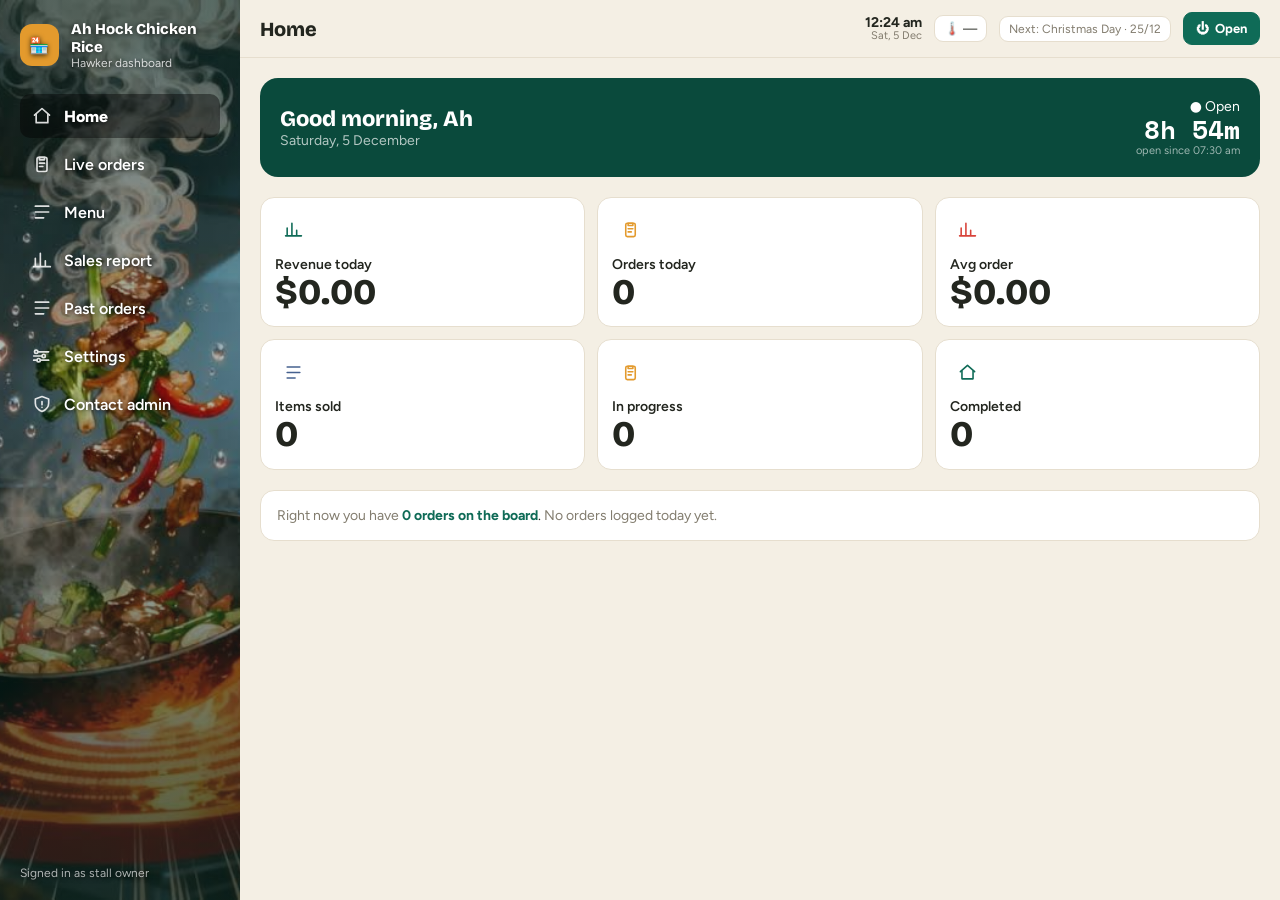
<file: dashboard.html>
<!doctype html>
<html lang="en">
<head>
<meta charset="utf-8">
<meta name="viewport" content="width=device-width, initial-scale=1">
<title>Hawker Dashboard</title>
<style>
@import url('https://fonts.googleapis.com/css2?family=Bricolage+Grotesque:opsz,wght@12..96,600;12..96,800&family=Figtree:wght@400;500;600;700&family=Space+Mono:wght@400;700&display=swap');
:root{
  --ink:#23261F; --jade:#0F6B57; --jadeDark:#0A4A3C; --chilli:#D8433A; --kaya:#E39A2D;
  --dusk:#46618F; --paper:#F4EFE4; --line:#E6DECE; --muted:#827C6E;
  --display:'Bricolage Grotesque',system-ui,sans-serif; --body:'Figtree',system-ui,sans-serif; --mono:'Space Mono',ui-monospace,monospace;
}
*{box-sizing:border-box}
body{margin:0;font-family:var(--body);background:var(--paper);color:var(--ink)}
button{font-family:inherit;cursor:pointer;border:none;background:none}
.app{display:flex;min-height:100vh}
.svg{display:inline-block;vertical-align:-2px}
/* sidebar */
.sidebar{width:240px;flex-shrink:0;padding:20px;display:flex;flex-direction:column;gap:24px;color:#fff;min-height:100vh;
  background-image:linear-gradient(180deg,rgba(8,40,33,.62),rgba(8,40,33,.28) 42%,rgba(8,40,33,.72)),url('wok_image.jpg');
  background-size:cover;background-position:center;}
.sidebar, .sidebar *{text-shadow:0 1px 5px rgba(0,0,0,.75)}
.brand{display:flex;align-items:center;gap:12px}
.brand .logo{width:42px;height:42px;border-radius:12px;background:var(--kaya);display:grid;place-items:center;color:var(--jadeDark);overflow:hidden}
.brand .logo img{width:100%;height:100%;object-fit:cover}
.brand .name{font-family:var(--display);font-weight:800;font-size:15px}
.brand .sub{font-size:12px;color:#ffffffcc}
.nav{display:flex;flex-direction:column;gap:4px}
.nav button{display:flex;align-items:center;gap:12px;padding:12px;border-radius:10px;color:#fff;font-size:16px;font-weight:600;text-align:left;width:100%}
.nav button.active{background:rgba(0,0,0,.42);font-weight:800}
.nav button .svg{opacity:.85}
.foot{margin-top:auto;font-size:12px;color:#ffffffaa}
/* main */
.main{flex:1;min-width:0}
.header{display:flex;align-items:center;gap:12px;padding:12px 20px;border-bottom:1px solid var(--line);position:sticky;top:0;background:var(--paper);z-index:10}
.header h1{font-family:var(--display);font-weight:800;font-size:20px;margin:0}
.hgroup{margin-left:auto;display:flex;align-items:center;gap:12px}
.clock{ text-align:right;line-height:1.1}
.clock .t{font-weight:700;font-size:14px}.clock .d{font-size:11px;color:var(--muted)}
.chip{display:flex;align-items:center;gap:5px;font-size:13px;padding:5px 9px;border-radius:9px;background:#fff;border:1px solid var(--line)}
.holchip{font-size:12px;color:var(--muted)}
.openbtn{display:flex;align-items:center;gap:6px;padding:8px 12px;border-radius:9px;font-weight:700;font-size:13px;border:1px solid var(--jade);background:var(--jade);color:#fff}
.openbtn.closed{background:#fff;color:var(--muted);border-color:var(--line)}
.content{padding:20px}
/* mobile nav */
.mnav{display:none;gap:8px;padding:12px;overflow-x:auto;border-bottom:1px solid var(--line)}
.mnav button{white-space:nowrap;padding:8px 12px;border-radius:999px;font-size:14px;font-weight:600;background:#fff;border:1px solid var(--line)}
.mnav button.active{background:var(--jade);color:#fff;border-color:var(--jade)}
@media(max-width:820px){ .sidebar{display:none} .mnav{display:flex} }
/* cards & bits */
.card{background:#fff;border:1px solid var(--line);border-radius:14px}
.grid3{display:grid;grid-template-columns:repeat(3,1fr);gap:12px}
.stat{padding:14px}
.stat .ic{width:36px;height:36px;border-radius:10px;display:grid;place-items:center;margin-bottom:8px}
.stat .lab{font-size:14px;font-weight:600;color:var(--ink)}
.stat .val{font-family:var(--display);font-weight:800;font-size:clamp(24px,6vw,36px);line-height:1.1}
.hero{border-radius:18px;padding:20px;background:var(--jadeDark);color:#fff;display:flex;flex-wrap:wrap;gap:16px;align-items:center;margin-bottom:20px}
.hero .greet{font-family:var(--display);font-weight:800;font-size:22px}
.hero .sub{font-size:14px;color:#ffffffb0}
.hero .dur{font-family:var(--mono);font-weight:700;font-size:26px;line-height:1.1}
.board{display:grid;grid-template-columns:repeat(3,1fr);gap:16px}
@media(max-width:820px){.board,.grid3{grid-template-columns:1fr} .grid3{grid-template-columns:repeat(3,1fr)}}
.col{padding:12px}
.col h2{font-family:var(--display);font-weight:700;font-size:15px;margin:0}
.col .head{display:flex;align-items:center;gap:8px;padding:4px 4px 12px}
.dot{width:9px;height:9px;border-radius:50%}
.count{margin-left:auto;font-family:var(--mono);color:var(--muted);font-size:14px}
.flashing{animation:fb 1.3s ease}
@keyframes fb{0%{box-shadow:0 0 0 0 #E39A2D00}18%{box-shadow:0 0 0 4px #E39A2D}100%{box-shadow:0 0 0 0 #E39A2D00}}
.ticket{background:#fff;border:1px solid var(--line);border-radius:10px;overflow:hidden;display:flex;margin-bottom:12px;transition:transform .15s}
.ticket:hover{transform:translateY(-2px)}
.stub{display:grid;place-items:center;padding:10px 12px;border-right:2px dashed var(--line)}
.stub .lbl{font-size:10px;text-transform:uppercase;letter-spacing:.04em;color:var(--muted)}
.stub .q{font-family:var(--mono);font-weight:700;font-size:26px;line-height:1}
.tbody{flex:1;min-width:0;padding:12px}
.meta{display:flex;align-items:center;gap:8px;font-size:12px;color:var(--muted);margin-bottom:6px}
.tag{padding:2px 6px;border-radius:5px;background:var(--paper);color:var(--ink);font-weight:600}
.items{list-style:none;margin:0 0 8px;padding:0;font-size:14px}
.items li{display:flex;gap:8px}.items .qx{font-family:var(--mono);color:var(--jade)}
.req{color:var(--chilli)}
.trow{display:flex;align-items:center;justify-content:space-between;gap:8px}
.price{font-family:var(--mono);font-weight:700}
.adv{display:flex;align-items:center;gap:6px;padding:6px 12px;border-radius:9px;color:#fff;font-weight:700;font-size:14px}
.subactions{display:flex;align-items:center;gap:12px;margin-top:8px;padding-top:8px;border-top:1px solid var(--line);font-size:12px}
.subactions button{display:flex;align-items:center;gap:4px;font-weight:600}
.menugrid{display:grid;grid-template-columns:repeat(auto-fill,minmax(260px,1fr));gap:12px}
.mitem{display:flex;gap:12px;padding:12px}
.mitem .thumb{width:60px;height:60px;border-radius:10px;background:var(--paper);display:grid;place-items:center;color:var(--muted);flex-shrink:0;overflow:hidden}
.mitem .thumb img{width:100%;height:100%;object-fit:cover}
.pill{font-size:12px;padding:4px 8px;border-radius:999px;font-weight:700}
.bar{height:7px;border-radius:999px;background:var(--paper);overflow:hidden}
.bar>span{display:block;height:100%;background:var(--kaya)}
.daybars{display:flex;align-items:flex-end;gap:3px;height:180px;padding-top:8px}
.daybars .b{flex:1;background:var(--jade);border-radius:3px 3px 0 0;min-height:2px}
.toolbar{display:flex;align-items:center;gap:8px;flex-wrap:wrap;margin-bottom:16px}
.btn{padding:8px 12px;border-radius:9px;font-size:14px;font-weight:700;display:flex;align-items:center;gap:6px}
.btn.primary{background:var(--jade);color:#fff}
.btn.ghost{background:#fff;border:1px solid var(--line);color:var(--muted);font-weight:600}
.banner{padding:12px 16px;border-radius:10px;font-size:14px;font-weight:600;margin-bottom:16px}
.empty{display:grid;place-items:center;text-align:center;padding:60px 16px;border:1px dashed var(--line);border-radius:14px;color:var(--muted);background:#fff}
.toast{position:fixed;bottom:20px;left:50%;transform:translateX(-50%);background:var(--ink);color:#fff;padding:10px 16px;border-radius:10px;font-size:14px;font-weight:600;z-index:50;opacity:0;transition:opacity .2s}
.toast.show{opacity:1}
.modal{position:fixed;inset:0;background:#0008;display:grid;place-items:center;padding:16px;z-index:60}
.modal .box{background:#fff;border-radius:18px;padding:20px;max-width:380px;width:100%}
.modal h2{font-family:var(--display);font-weight:800;font-size:18px;margin:0 0 6px}
.modal p{font-size:14px;color:var(--muted);margin:0 0 18px}
.modal .row{display:flex;gap:8px}
.modal .row button{flex:1;padding:10px;border-radius:9px;font-size:14px;font-weight:700}
.hint{font-size:13px;color:var(--muted)}
.fld{display:flex;flex-direction:column;font-size:14px;font-weight:600;gap:4px}
.finp{padding:9px 11px;border:1px solid var(--line);border-radius:9px;font-family:var(--body);font-size:14px;background:var(--paper);font-weight:400}
.finp:focus{outline:2px solid var(--jade);background:#fff}
.monthpick{display:flex;gap:8px;margin-bottom:16px;overflow-x:auto}
.monthpick button{padding:6px 12px;border-radius:999px;font-size:14px;font-weight:600;background:#fff;border:1px solid var(--line);white-space:nowrap}
.monthpick button.active{background:var(--ink);color:#fff;border-color:var(--ink)}
.sectiontitle{font-family:var(--display);font-weight:700;margin:0 0 12px}
</style>
</head>
<body>
<div class="app">
  <aside class="sidebar">
    <div class="brand">
      <div class="logo" id="brandLogo">🏪</div>
      <div><div class="name" id="brandName">Ah Hock Chicken Rice</div><div class="sub">Hawker dashboard</div></div>
    </div>
    <nav class="nav" id="nav"></nav>
    <div class="foot">Signed in as stall owner</div>
  </aside>
  <main class="main">
    <header class="header">
      <h1 id="title">Home</h1>
      <div class="hgroup">
        <div class="clock"><div class="t" id="clockT">—</div><div class="d" id="clockD"></div></div>
        <div class="chip" id="wx" title="Current weather in Singapore">🌡️ —</div>
        <div class="chip holchip" id="hol">—</div>
        <button class="openbtn" id="openBtn">⏻ <span>Open</span></button>
      </div>
    </header>
    <nav class="mnav" id="mnav"></nav>
    <div class="content" id="content"></div>
  </main>
</div>
<div id="toast" class="toast"></div>
<div id="modalHost"></div>

<script>
// ── config ──────────────────────────────────────────────────────
const API = "api/";
const STALL_ID = 1;                       // later: from the logged-in hawker
const POLL_MS = 5000;

const STATUS = {
  received:  {label:"Received",             next:"preparing", color:"var(--kaya)"},
  preparing: {label:"In the Kitchen",       next:"ready",     color:"var(--chilli)"},
  ready:     {label:"Ready for Collection", next:"collected", color:"var(--jade)"},
  collected: {label:"Collected",            next:null,        color:"var(--muted)"},
  cancelled: {label:"Cancelled",            next:null,        color:"var(--muted)"},
};
const BOARD = ["received","preparing","ready"];
const ADV_VERB = {received:"Start cooking", preparing:"Mark ready", ready:"Mark collected"};
const money = n => "$" + Number(n||0).toFixed(2);

const HOLIDAYS = [["2026-01-01","New Year's Day"],["2026-02-17","Chinese New Year"],["2026-02-18","Chinese New Year"],
["2026-03-20","Hari Raya Puasa*"],["2026-04-03","Good Friday"],["2026-05-01","Labour Day"],["2026-05-27","Hari Raya Haji*"],
["2026-05-31","Vesak Day"],["2026-06-01","Vesak Day (in lieu)"],["2026-08-09","National Day"],["2026-08-10","National Day (in lieu)"],
["2026-11-08","Deepavali"],["2026-11-09","Deepavali (in lieu)"],["2026-12-25","Christmas Day"]];

// ── tiny inline-SVG icons ───────────────────────────────────────
const IC = {
  home:'<path d="M3 11l9-8 9 8"/><path d="M5 10v10h14V10"/>',
  orders:'<rect x="6" y="4" width="12" height="17" rx="2"/><path d="M9 4h6v3H9z"/><path d="M9 11h6M9 15h4"/>',
  menu:'<path d="M4 5h16M4 12h16M4 19h10"/>',
  sales:'<path d="M4 20V10M10 20V4M16 20v-7M22 20H2"/>',
  settings:'<circle cx="5" cy="7" r="2"/><circle cx="14" cy="12" r="2"/><circle cx="8" cy="17" r="2"/><path d="M7 7h13M2 12h10M2 17h4M10 17h10"/>',
  contact:'<path d="M12 3l8 3v5c0 5-3.5 8-8 10-4.5-2-8-5-8-10V6z"/><path d="M12 9v4M12 16h.01"/>',
  printer:'<rect x="6" y="3" width="12" height="6"/><path d="M6 14H4a2 2 0 0 1-2-2V9h20v3a2 2 0 0 1-2 2h-2"/><rect x="6" y="13" width="12" height="8"/>',
  ban:'<circle cx="12" cy="12" r="9"/><path d="M6 6l12 12"/>',
  edit:'<path d="M12 20h9"/><path d="M16.5 3.5a2.1 2.1 0 0 1 3 3L7 19l-4 1 1-4z"/>',
  trash:'<path d="M3 6h18"/><path d="M8 6V4h8v2"/><path d="M6 6l1 14h10l1-14"/>',
  plus:'<path d="M12 5v14M5 12h14"/>',
};
function ic(name,size=18,color="currentColor"){return `<svg class="svg" width="${size}" height="${size}" viewBox="0 0 24 24" fill="none" stroke="${color}" stroke-width="2" stroke-linecap="round" stroke-linejoin="round">${IC[name]||""}</svg>`;}

const NAV = [["home","Home","home"],["orders","Live orders","orders"],["menu","Menu","menu"],["sales","Sales report","sales"],
  ["past","Past orders","menu"],["settings","Settings","settings"],["contact","Contact admin","contact"]];

// ── state ───────────────────────────────────────────────────────
let tab = "home";
let isOpen = true;
let openedAt = (()=>{const d=new Date();d.setHours(7,30,0,0);return d;})();
let knownIds = null;        // Set of active order ids (null = first load)
let soundOn = true;
let pollTimer = null;
let audioCtx = null;

// ── helpers ─────────────────────────────────────────────────────
async function getJSON(path){ const r = await fetch(API+path); return r.json(); }
async function postJSON(path,body){ const r = await fetch(API+path,{method:"POST",headers:{"Content-Type":"application/json"},body:JSON.stringify(body)}); return r.json(); }
const esc = s => String(s==null?"":s).replace(/[&<>"]/g,c=>({"&":"&amp;","<":"&lt;",">":"&gt;",'"':"&quot;"}[c]));
async function uploadPhoto(file){ const fd=new FormData(); fd.append("photo",file); const res=await fetch(API+"upload_image.php",{method:"POST",body:fd}); return res.json(); }
function wirePhoto(btnId,inputId,prevId,hiddenId){
  const btn=document.getElementById(btnId), input=document.getElementById(inputId);
  if(!btn||!input) return;
  btn.onclick=()=>input.click();
  input.onchange=async()=>{
    const file=input.files&&input.files[0]; if(!file) return;
    const prev=document.getElementById(prevId); const old=prev.innerHTML; prev.innerHTML="…";
    try{ const r=await uploadPhoto(file);
      if(r&&r.ok){ document.getElementById(hiddenId).value=r.url; prev.innerHTML=`<img src="${esc(r.url)}" alt="">`; toast("Photo uploaded"); }
      else { toast("Upload failed: "+((r&&r.error)||"error")); prev.innerHTML=old; }
    }catch(e){ toast("Upload failed"); prev.innerHTML=old; }
  };
}
const todaySG = () => new Intl.DateTimeFormat("en-CA",{year:"numeric",month:"2-digit",day:"2-digit",timeZone:"Asia/Singapore"}).format(new Date());

function toast(msg){ const t=document.getElementById("toast"); t.textContent=msg; t.classList.add("show"); clearTimeout(t._h); t._h=setTimeout(()=>t.classList.remove("show"),2600); }

function ting(){
  if(!soundOn) return;
  try{ const Ctx=window.AudioContext||window.webkitAudioContext; audioCtx=audioCtx||new Ctx();
    const o=audioCtx.createOscillator(),g=audioCtx.createGain(),t=audioCtx.currentTime;
    o.type="sine"; o.frequency.setValueAtTime(1318,t); o.frequency.setValueAtTime(1760,t+0.09);
    g.gain.setValueAtTime(0.0001,t); g.gain.exponentialRampToValueAtTime(0.25,t+0.01); g.gain.exponentialRampToValueAtTime(0.0001,t+0.4);
    o.connect(g); g.connect(audioCtx.destination); o.start(t); o.stop(t+0.42);
  }catch(e){}
}

function confirmDialog(title,body,confirmLabel,danger,onYes){
  const host=document.getElementById("modalHost");
  host.innerHTML=`<div class="modal"><div class="box"><h2>${esc(title)}</h2><p>${esc(body)}</p>
    <div class="row"><button id="mNo" style="border:1px solid var(--line);background:#fff;font-weight:600">Keep</button>
    <button id="mYes" style="background:${danger?'var(--chilli)':'var(--jade)'};color:#fff">${esc(confirmLabel)}</button></div></div></div>`;
  const close=()=>host.innerHTML="";
  host.querySelector(".modal").onclick=e=>{ if(e.target.classList.contains("modal")) close(); };
  host.querySelector("#mNo").onclick=close;
  host.querySelector("#mYes").onclick=()=>{ close(); onYes(); };
}

// ── header: clock / weather / holiday ───────────────────────────
function tickClock(){
  const now=new Date();
  document.getElementById("clockT").textContent=new Intl.DateTimeFormat("en-SG",{hour:"2-digit",minute:"2-digit",hour12:true,timeZone:"Asia/Singapore"}).format(now);
  document.getElementById("clockD").textContent=new Intl.DateTimeFormat("en-SG",{weekday:"short",day:"numeric",month:"short",timeZone:"Asia/Singapore"}).format(now);
  const iso=todaySG();
  const hol=HOLIDAYS.find(h=>h[0]===iso), next=HOLIDAYS.find(h=>h[0]>=iso);
  const el=document.getElementById("hol");
  el.textContent = hol?hol[1] : next?("Next: "+next[1].replace(" (in lieu)","")+" · "+next[0].slice(8)+"/"+next[0].slice(5,7)) : "No holidays";
  el.style.color = hol?"var(--chilli)":"var(--muted)";
}
function loadWeather(){
  fetch("https://api.open-meteo.com/v1/forecast?latitude=1.29&longitude=103.85&current=temperature_2m,weather_code&timezone=Asia%2FSingapore")
    .then(r=>r.json()).then(d=>{ const c=d.current.weather_code, t=Math.round(d.current.temperature_2m);
      const e=c===0?"☀️":c<=3?"⛅":c<=48?"🌫️":c<=82?"🌧️":"⛈️";
      document.getElementById("wx").innerHTML=`${e} <b>${t}°</b>`;
    }).catch(()=>{});
}

// ── HOME ────────────────────────────────────────────────────────
async function renderHome(){
  const c=document.getElementById("content");
  c.innerHTML=`<div class="hint">Loading today…</div>`;
  let orders=[];
  try{ const d=await getJSON(`get_stall_orders.php?stall_id=${STALL_ID}&all=1`); if(d.ok) orders=d.orders; }catch(e){}
  const today=todaySG();
  const todays=orders.filter(o=>String(o.created_at).slice(0,10)===today);
  const revenue=todays.filter(o=>o.order_status!=="cancelled").reduce((s,o)=>s+Number(o.total_amount),0);
  const count=todays.length;
  const items=todays.reduce((s,o)=>s+(o.items||[]).reduce((a,i)=>a+Number(i.quantity),0),0);
  const completed=todays.filter(o=>o.order_status==="collected").length;
  const active=orders.filter(o=>BOARD.includes(o.order_status)).length;
  const now=new Date();
  const hr=Number(new Intl.DateTimeFormat("en-GB",{hour:"2-digit",hour12:false,timeZone:"Asia/Singapore"}).format(now));
  const greet=hr<12?"Good morning":hr<18?"Good afternoon":"Good evening";
  let dur="—"; if(isOpen){const ms=Math.max(0,now-openedAt);dur=Math.floor(ms/3.6e6)+"h "+Math.floor(ms%3.6e6/6e4)+"m";}
  const openedLabel=new Intl.DateTimeFormat("en-SG",{hour:"2-digit",minute:"2-digit",hour12:true}).format(openedAt);
  const stat=(ic_,lab,val,tone)=>`<div class="card stat"><div class="ic" style="background:${tone}1f">${ic(ic_,19,tone)}</div><div class="lab">${lab}</div><div class="val">${val}</div></div>`;
  c.innerHTML=`
    <div class="hero">
      <div><div class="greet">${greet}, ${esc(document.getElementById("brandName").textContent.split(" ")[0])}</div>
      <div class="sub">${new Intl.DateTimeFormat("en-SG",{weekday:"long",day:"numeric",month:"long",timeZone:"Asia/Singapore"}).format(now)}</div></div>
      <div style="margin-left:auto;text-align:right">
        <div style="font-size:14px;color:${isOpen?'#fff':'#ffd5d0'}">● ${isOpen?"Open":"Closed"}</div>
        <div class="dur">${isOpen?dur:"—"}</div>
        <div style="font-size:11px;color:#ffffff99">${isOpen?("open since "+openedLabel):"shop closed"}</div>
      </div>
    </div>
    <div class="grid3" style="margin-bottom:20px">
      ${stat("sales","Revenue today",money(revenue),"var(--jade)")}
      ${stat("orders","Orders today",count,"var(--kaya)")}
      ${stat("sales","Avg order",money(count?revenue/count:0),"var(--chilli)")}
      ${stat("menu","Items sold",items,"var(--dusk)")}
      ${stat("orders","In progress",active,"var(--kaya)")}
      ${stat("home","Completed",completed,"var(--jade)")}
    </div>
    <div class="card" style="padding:16px;font-size:14px">
      <span style="color:var(--muted)">Right now you have </span><b style="color:var(--jade)">${active} order${active!==1?"s":""} on the board</b>.
      ${count===0?'<span style="color:var(--muted)"> No orders logged today yet.</span>':''}
    </div>`;
}

// ── LIVE ORDERS ─────────────────────────────────────────────────
function ticketHTML(o){
  const s=STATUS[o.order_status]||STATUS.received;
  const raw=String(o.created_at);
  const time=raw.slice(11,16);
  const dlabel=(()=>{const d=new Date(raw.replace(' ','T'));return isNaN(d)?raw.slice(5,10):d.toLocaleDateString('en-SG',{day:'numeric',month:'short'});})();
  const items=(o.items||[]).map(i=>`<li><span class="qx">${Number(i.quantity)}×</span><span><b>${esc(i.item_name)}</b>${i.special_request?` <span class="req">· ${esc(i.special_request)}</span>`:""}</span></li>`).join("");
  return `<article class="ticket">
    <div class="stub" style="background:color-mix(in srgb, ${s.color} 14%, white)"><span class="lbl">Queue</span><span class="q" style="color:${s.color}">${o.queue_number}</span></div>
    <div class="tbody">
      <div class="meta">🕒 ${dlabel}, ${time} <span class="tag">${o.order_type==="dine_in"?"Dine in":"Takeaway"}</span><span style="margin-left:auto;font-family:var(--mono)">#${esc(o.verification_code)}</span></div>
      <ul class="items">${items}</ul>
      <div class="trow"><span class="price">${money(o.total_amount)}</span>
      ${s.next?`<button class="adv" style="background:${s.color}" onclick="advance(${o.order_id})">${ADV_VERB[o.order_status]} ›</button>`:""}</div>
      <div class="subactions">
        <button onclick="reprint('${esc(o.verification_code)}')" style="color:var(--muted)">${ic("printer",13)} Reprint</button>
        <button onclick="askCancel(${o.order_id},'${esc(o.verification_code)}',${Number(o.total_amount)})" style="color:var(--chilli);margin-left:auto">${ic("ban",13)} Cancel &amp; refund</button>
      </div>
    </div></article>`;
}
function renderOrders(orders){
  const c=document.getElementById("content");
  const toolbar=`<div class="toolbar">
    <button class="btn ghost" id="soundBtn">${soundOn?"🔔 Sound on":"🔕 Muted"}</button>
    <span class="hint" style="margin-left:auto">Auto-refreshing every ${POLL_MS/1000}s</span></div>`;
  const banner=!isOpen?`<div class="banner" style="background:#D8433A18;color:var(--chilli)">Stall is Closed — customers can't place new orders. Toggle Open up top to resume.</div>`:"";
  const cols=BOARD.map(st=>{
    const list=orders.filter(o=>o.order_status===st);
    const inner=list.length?list.map(ticketHTML).join(""):`<p style="text-align:center;color:var(--muted);font-size:14px;padding:24px 0">Nothing here right now.</p>`;
    return `<section class="card col" data-col="${st}"><div class="head"><span class="dot" style="background:${STATUS[st].color}"></span><h2>${STATUS[st].label}</h2><span class="count">${list.length}</span></div>${inner}</section>`;
  }).join("");
  c.innerHTML=toolbar+banner+`<div class="board">${cols}</div>`;
  document.getElementById("soundBtn").onclick=()=>{ soundOn=!soundOn; ting(); renderOrders(window._orders||[]); };
}
async function loadOrders(flashAllowed=true){
  let orders=[];
  try{ const d=await getJSON(`get_stall_orders.php?stall_id=${STALL_ID}`); if(!d.ok){ document.getElementById("content").innerHTML=`<div class="empty">Couldn't load orders: ${esc(d.error)}</div>`; return; } orders=d.orders; }
  catch(e){ document.getElementById("content").innerHTML=`<div class="empty">Couldn't reach the server. Is XAMPP running?</div>`; return; }
  window._orders=orders;
  const ids=new Set(orders.map(o=>o.order_id));
  let isNew=false;
  if(knownIds!==null && flashAllowed){ for(const id of ids){ if(!knownIds.has(id)){ isNew=true; break; } } }
  knownIds=ids;
  if(tab!=="orders") return;       // user navigated away mid-fetch
  renderOrders(orders);
  if(isNew){ ting(); const col=document.querySelector('[data-col="received"]'); if(col){ col.classList.add("flashing"); setTimeout(()=>col.classList.remove("flashing"),1300); } }
}
async function advance(id){
  const r=await postJSON("update_order_status.php",{order_id:id,action:"advance"});
  if(!r.ok) toast("Couldn't update: "+r.error); else toast("Order moved to "+(STATUS[r.status]?.label||r.status));
  loadOrders(false);
}
function askCancel(id,code,total){
  confirmDialog("Cancel & refund order?",`Order #${code} will be cancelled and the customer refunded ${money(total)}.`,"Cancel & refund",true,async()=>{
    const r=await postJSON("update_order_status.php",{order_id:id,status:"cancelled"});
    if(!r.ok) toast("Couldn't cancel: "+r.error); else toast(`Order #${code} cancelled & refunded`);
    loadOrders(false);
  });
}
function reprint(code){ toast(`Ticket #${code} sent to the printer`); }   // wires to the print agent later

// ── MENU (wired) ────────────────────────────────────────────────
let menuItems=[];
async function renderMenu(){
  const c=document.getElementById("content");
  c.innerHTML=`<div class="hint">Loading menu…</div>`;
  try{ const d=await getJSON(`get_menu_items.php?stall_id=${STALL_ID}`); menuItems = d.ok?d.items:[]; }
  catch(e){ c.innerHTML=`<div class="empty">Couldn't load menu. Is XAMPP running?</div>`; return; }
  const cards=menuItems.map(it=>{
    const stock=it.quantity==null?null:Number(it.quantity);
    const out = it.availability==0 || (stock!=null && stock<=0);
    const pill = !it.availability ? "Sold out" : (stock===0?"Sold out (0 left)" : stock==null?"Available" : stock+" left");
    const thumb = it.image_url?`<img src="${esc(it.image_url)}" alt="">`:"🍚";
    return `<article class="card mitem" style="opacity:${out?.72:1}">
      <div class="thumb">${thumb}</div>
      <div style="flex:1;min-width:0">
        <div style="display:flex;justify-content:space-between;gap:8px"><b style="white-space:nowrap;overflow:hidden;text-overflow:ellipsis">${esc(it.item_name)}</b><span class="price">${money(it.base_price)}</span></div>
        <div class="hint" style="white-space:nowrap;overflow:hidden;text-overflow:ellipsis">${esc(it.description||"")}</div>
        <div style="display:flex;align-items:center;gap:8px;margin-top:8px">
          <button class="pill" onclick="toggleItem(${it.item_id})" style="cursor:pointer;background:${out?'#D8433A18':'#0F6B5716'};color:${out?'var(--chilli)':'var(--jade)'}">${pill}</button>
          <button onclick="openItemModal(${it.item_id})" title="Edit" style="margin-left:auto;color:var(--muted);padding:4px">${ic("edit",15)}</button>
          <button onclick="askDeleteItem(${it.item_id})" title="Delete" style="color:var(--chilli);padding:4px">${ic("trash",15)}</button>
        </div>
      </div></article>`;
  }).join("");
  c.innerHTML=`<div class="toolbar"><span class="hint">${menuItems.length} item${menuItems.length!==1?"s":""} · tap the status pill to toggle sold-out</span>
    <button class="btn primary" style="margin-left:auto" onclick="openItemModal(null)">${ic("plus",15)} New item</button></div>
    <div class="menugrid">${cards||'<div class="empty">No menu items yet. Add your first one.</div>'}</div>`;
}
async function toggleItem(id){
  try{ const r=await postJSON("toggle_item_availability.php",{item_id:id}); if(!r.ok){toast("Couldn't update: "+r.error);return;} toast(r.availability?"Marked available":"Marked sold out"); }
  catch(e){ toast("Network error"); }
  renderMenu();
}
function askDeleteItem(id){
  const it=menuItems.find(x=>x.item_id===id);
  confirmDialog("Delete item?",`"${it?it.item_name:"This item"}" will be permanently removed from your menu.`,"Delete",true,async()=>{
    const r=await postJSON("delete_menu_item.php",{item_id:id});
    if(!r.ok) toast("Couldn't delete: "+r.error); else toast("Item deleted");
    renderMenu();
  });
}
function openItemModal(id){
  const it = id!=null ? menuItems.find(x=>x.item_id===id) : null;
  const host=document.getElementById("modalHost");
  host.innerHTML=`<div class="modal"><div class="box" style="max-width:420px;max-height:90vh;overflow:auto">
    <h2>${it?"Edit item":"New item"}</h2>
    <div style="display:flex;flex-direction:column;gap:12px">
      <label class="fld">Name<input id="fName" class="finp" value="${esc(it?it.item_name:"")}" placeholder="e.g. Roasted Chicken Rice"></label>
      <label class="fld">Description<input id="fDesc" class="finp" value="${esc(it?(it.description||""):"")}" placeholder="Short note for customers"></label>
      <label class="fld">Price (S$)<input id="fPrice" class="finp" type="number" step="0.10" value="${esc(it?it.base_price:"")}" placeholder="4.50"></label>
      <div class="fld">Photo
        <div style="display:flex;align-items:center;gap:12px;margin-top:4px">
          <div id="fImgPrev" class="thumb" style="width:60px;height:60px">${it&&it.image_url?`<img src="${esc(it.image_url)}" alt="">`:"🍚"}</div>
          <div style="display:flex;flex-direction:column;gap:6px">
            <button type="button" class="btn ghost" id="fImgLibBtn">📷 Choose photo</button>
            <button type="button" class="btn ghost" id="fImgCamBtn">📸 Take photo</button>
          </div>
        </div>
        <input type="hidden" id="fImg" value="${esc(it?(it.image_url||""):"")}">
        <input type="file" id="fImgLib" accept="image/*" style="display:none">
        <input type="file" id="fImgCam" accept="image/*" capture="environment" style="display:none">
      </div>
      <p class="hint">Photos upload straight to your server. Stock-count editing comes when we add it to the save endpoint.</p>
    </div>
    <div class="row" style="margin-top:18px"><button id="iCancel" style="border:1px solid var(--line);background:#fff;font-weight:600">Cancel</button>
    <button id="iSave" style="background:var(--jade);color:#fff">${it?"Save changes":"Add item"}</button></div>
  </div></div>`;
  const close=()=>host.innerHTML="";
  host.querySelector(".modal").onclick=e=>{ if(e.target.classList.contains("modal")) close(); };
  host.querySelector("#iCancel").onclick=close;
  wirePhoto("fImgLibBtn","fImgLib","fImgPrev","fImg");
  wirePhoto("fImgCamBtn","fImgCam","fImgPrev","fImg");
  host.querySelector("#iSave").onclick=async()=>{
    const name=document.getElementById("fName").value.trim();
    const desc=document.getElementById("fDesc").value.trim();
    const price=document.getElementById("fPrice").value;
    const img=document.getElementById("fImg").value.trim();
    if(!name || !(Number(price)>0)){ toast("Enter a name and a price above 0"); return; }
    let r;
    try{
      if(it) r=await postJSON("update_menu_item.php",{item_id:it.item_id,item_name:name,description:desc,base_price:Number(price),image_url:img});
      else   r=await postJSON("add_menu_item.php",{stall_id:STALL_ID,item_name:name,base_price:Number(price),description:desc,image_url:img});
    }catch(e){ toast("Network error"); return; }
    if(!r||!r.ok){ toast("Couldn't save: "+((r&&r.error)||"error")); return; }
    close(); toast(it?"Item updated":"Item added"); renderMenu();
  };
}

// ── SALES (read) ────────────────────────────────────────────────
function monthsList(){const out=[];const d=new Date();for(let i=0;i<3;i++){const y=d.getFullYear(),m=d.getMonth()+1;out.push([y,m,d.toLocaleString("en-SG",{month:"long",year:"numeric"})]);d.setMonth(d.getMonth()-1);}return out;}
let salesSel=null;
async function renderSales(){
  const c=document.getElementById("content");
  const months=monthsList(); if(!salesSel) salesSel=[months[0][0],months[0][1]];
  const picker=`<div class="monthpick">${months.map(m=>`<button class="${salesSel[0]===m[0]&&salesSel[1]===m[1]?'active':''}" onclick="salesSel=[${m[0]},${m[1]}];renderSales()">${m[2]}</button>`).join("")}</div>`;
  c.innerHTML=picker+`<div class="hint">Loading sales…</div>`;
  let d={};
  try{ d=await getJSON(`monthly_sales.php?stall_id=${STALL_ID}&year=${salesSel[0]}&month=${salesSel[1]}`); }catch(e){ c.innerHTML=picker+`<div class="empty">Couldn't load sales.</div>`; return; }
  if(!d.ok){ c.innerHTML=picker+`<div class="empty">${esc(d.error)}</div>`; return; }
  const s=d.summary, avg=s.total_orders?s.total_revenue/s.total_orders:0;
  if(s.total_orders===0){ c.innerHTML=picker+`<div class="empty">No sales recorded this month yet.</div>`; return; }
  const stat=(ic_,lab,val,tone)=>`<div class="card stat"><div class="ic" style="background:${tone}1f">${ic(ic_,17,tone)}</div><div class="lab" style="font-size:11px;color:var(--muted)">${lab}</div><div class="val" style="font-size:20px">${val}</div></div>`;
  const days=(d.by_day||[]).slice().reverse();
  const maxRev=Math.max(1,...days.map(x=>Number(x.revenue)));
  const bars=days.map(x=>`<div class="b" title="${x.day}: ${money(x.revenue)}" style="height:${Math.round(Number(x.revenue)/maxRev*100)}%"></div>`).join("");
  const top=(d.by_item||[]);
  const maxItem=Math.max(1,...top.map(t=>Number(t.total_revenue)));
  const topHTML=top.map(t=>`<div style="margin-bottom:10px"><div style="display:flex;justify-content:space-between;font-size:14px;margin-bottom:4px"><b>${esc(t.item_name)}</b><span style="color:var(--muted);font-family:var(--mono)">${t.total_qty} sold · ${money(t.total_revenue)}</span></div><div class="bar"><span style="width:${Math.round(Number(t.total_revenue)/maxItem*100)}%"></span></div></div>`).join("");
  const meal=d.by_meal||{breakfast:{orders:0,revenue:0},lunch:{orders:0,revenue:0},dinner:{orders:0,revenue:0}};
  const mealDefs=[["breakfast","🌅 Breakfast","var(--kaya)"],["lunch","☀️ Lunch","var(--jade)"],["dinner","🌙 Dinner","var(--dusk)"]];
  const maxMeal=Math.max(1,meal.breakfast.revenue,meal.lunch.revenue,meal.dinner.revenue);
  const mealHTML=mealDefs.map(([k,lab,tone])=>{
    const m=meal[k]||{orders:0,revenue:0};
    return `<div class="card stat" style="text-align:left">
      <div class="lab" style="font-size:13px">${lab}</div>
      <div class="val" style="font-size:22px;margin:4px 0">${money(m.revenue)}</div>
      <div class="hint" style="margin-bottom:6px">${m.orders} order${m.orders!==1?"s":""}</div>
      <div class="bar"><span style="width:${Math.round(Number(m.revenue)/maxMeal*100)}%;background:${tone}"></span></div>
    </div>`;
  }).join("");
  c.innerHTML=picker+`
    <div class="grid3" style="margin-bottom:20px">
      ${stat("sales","Total sales","$"+Math.round(s.total_revenue).toLocaleString(),"var(--jade)")}
      ${stat("orders","Orders",s.total_orders,"var(--kaya)")}
      ${stat("sales","Avg order",money(avg),"var(--chilli)")}
    </div>
    <div class="card" style="padding:16px;margin-bottom:20px"><h3 class="sectiontitle">Daily revenue</h3><div class="daybars">${bars}</div></div>
    <h3 class="sectiontitle">By time of day</h3>
    <div class="grid3" style="margin-bottom:20px">${mealHTML}</div>
    <div class="card" style="padding:16px;margin-bottom:20px"><h3 class="sectiontitle">🔥 Top Sellers This Month</h3>${topHTML||'<p class="hint">No items sold.</p>'}</div>
    <div class="card" style="padding:16px">
      <div style="display:flex;align-items:center;gap:10px;flex-wrap:wrap">
        <h3 class="sectiontitle" style="margin:0">✨ AI insights</h3>
        <button class="btn ghost" id="aiBtn" style="margin-left:auto">Get insights</button>
      </div>
      <div id="aiBox" style="margin-top:10px"></div>
    </div>`;
  const aiBtn=document.getElementById("aiBtn");
  if(aiBtn) aiBtn.onclick=()=>loadAiInsights(salesSel[0],salesSel[1]);
}
async function loadAiInsights(year,month){
  const box=document.getElementById("aiBox"); if(!box) return;
  box.innerHTML=`<p class="hint">Thinking it over…</p>`;
  let r;
  try{ r=await getJSON(`ai_insights.php?stall_id=${STALL_ID}&year=${year}&month=${month}`); }
  catch(e){ box.innerHTML=`<p class="hint">Couldn't reach the server.</p>`; return; }
  if(!r||!r.ok){ box.innerHTML=`<p class="hint">${esc((r&&r.error)||"Couldn't generate insights.")}</p>`; return; }
  box.innerHTML=`<p style="font-size:14px;line-height:1.5;margin:0">${esc(r.insight)}</p><p class="hint" style="margin-top:8px">AI-generated — use your judgement.</p>`;
}

// ── PAST ORDERS (wired) ─────────────────────────────────────────
let pastSel=null;
async function renderPast(){
  const c=document.getElementById("content");
  const months=monthsList(); if(!pastSel) pastSel=[months[0][0],months[0][1]];
  const picker=`<div class="monthpick">${months.map(m=>`<button class="${pastSel[0]===m[0]&&pastSel[1]===m[1]?'active':''}" onclick="pastSel=[${m[0]},${m[1]}];renderPast()">${m[2]}</button>`).join("")}</div>`;
  c.innerHTML=picker+`<div class="hint">Loading orders…</div>`;
  let d={};
  try{ d=await getJSON(`get_orders_by_month.php?stall_id=${STALL_ID}&year=${pastSel[0]}&month=${pastSel[1]}`); }
  catch(e){ c.innerHTML=picker+`<div class="empty">Couldn't load orders.</div>`; return; }
  if(!d.ok){ c.innerHTML=picker+`<div class="empty">${esc(d.error)}</div>`; return; }
  const rows=d.orders||[];
  if(!rows.length){ c.innerHTML=picker+`<div class="empty">No orders recorded this month.</div>`; return; }
  const head=`<div style="display:flex;align-items:center;gap:12px;padding:8px 16px;font-size:11px;text-transform:uppercase;letter-spacing:.04em;color:var(--muted);background:var(--paper)"><span style="width:22px">#</span><span style="flex:1">Order</span><span>Status</span><span style="width:70px;text-align:right">Total</span></div>`;
  const body=rows.map((r,i)=>{
    const st=STATUS[r.order_status]||{label:r.order_status,color:"var(--muted)"};
    const dt=new Date(String(r.created_at).replace(' ','T'));
    const when=isNaN(dt)?String(r.created_at):dt.toLocaleString("en-SG",{day:"numeric",month:"short",hour:"2-digit",minute:"2-digit",hour12:true});
    return `<div style="display:flex;align-items:center;gap:12px;padding:12px 16px;font-size:14px;border-top:1px solid var(--line)">
      <span style="width:22px;font-family:var(--mono);color:var(--muted)">${i+1}</span>
      <div style="flex:1;min-width:0"><div style="font-weight:700;font-family:var(--mono)">Order #${esc(r.verification_code)}</div>
        <div class="hint">${when} · ${r.item_count} item${Number(r.item_count)!==1?"s":""}</div></div>
      <span class="pill" style="background:color-mix(in srgb, ${st.color} 16%, white);color:${r.order_status==='cancelled'?'var(--chilli)':'var(--jadeDark)'}">${st.label}</span>
      <span style="font-family:var(--mono);font-weight:700;width:70px;text-align:right">${money(r.total_amount)}</span>
    </div>`;
  }).join("");
  c.innerHTML=picker+`<div class="card" style="overflow:hidden">${head}${body}</div>`;
}

// ── SETTINGS (wired) ────────────────────────────────────────────
function applyBrand(name,img){
  if(name) document.getElementById("brandName").textContent=name;
  if(img) document.getElementById("brandLogo").innerHTML=`<img src="${esc(img)}" alt="">`;
}
async function loadStallBrand(){ try{ const d=await getJSON(`get_stall.php?stall_id=${STALL_ID}`); if(d.ok) applyBrand(d.stall.stall_name,d.stall.image_url); }catch(e){} }
async function renderSettings(){
  const c=document.getElementById("content");
  c.innerHTML=`<div class="hint">Loading profile…</div>`;
  let st={};
  try{ const d=await getJSON(`get_stall.php?stall_id=${STALL_ID}`); if(!d.ok){c.innerHTML=`<div class="empty">${esc(d.error)}</div>`;return;} st=d.stall; }
  catch(e){ c.innerHTML=`<div class="empty">Couldn't load profile.</div>`; return; }
  c.innerHTML=`<div class="card" style="padding:20px;max-width:520px">
    <h3 class="sectiontitle">Store profile</h3>
    <div style="display:flex;flex-direction:column;gap:14px">
      <div style="display:flex;align-items:center;gap:14px">
        <div id="sImgPrev" class="thumb" style="width:64px;height:64px;border-radius:50%">${st.image_url?`<img src="${esc(st.image_url)}" alt="">`:"🏪"}</div>
        <div style="display:flex;flex-direction:column;gap:6px">
          <button type="button" class="btn ghost" id="sImgLibBtn">📷 Choose photo</button>
          <button type="button" class="btn ghost" id="sImgCamBtn">📸 Take photo</button>
        </div>
        <input type="hidden" id="sImg" value="${esc(st.image_url||"")}">
        <input type="file" id="sImgLib" accept="image/*" style="display:none">
        <input type="file" id="sImgCam" accept="image/*" capture="environment" style="display:none">
      </div>
      <label class="fld">Stall name<input id="sName" class="finp" value="${esc(st.stall_name||"")}"></label>
      <label class="fld">Phone number<input id="sPhone" class="finp" value="${esc(st.phone||"")}" placeholder="+65 9123 4567"></label>
      <label class="fld">Email<input id="sEmail" class="finp" type="email" value="${esc(st.email||"")}" placeholder="ahhock@example.com"></label>
      <button class="btn primary" id="sSave" style="align-self:flex-start">Save profile</button>
      <p class="hint">Photo is a pasted link for now — real camera/library upload comes in the going-live pass.</p>
    </div></div>`;
  wirePhoto("sImgLibBtn","sImgLib","sImgPrev","sImg");
  wirePhoto("sImgCamBtn","sImgCam","sImgPrev","sImg");
  document.getElementById("sSave").onclick=async()=>{
    const body={stall_id:STALL_ID,
      stall_name:document.getElementById("sName").value.trim(),
      phone:document.getElementById("sPhone").value.trim(),
      email:document.getElementById("sEmail").value.trim(),
      image_url:document.getElementById("sImg").value.trim()};
    if(!body.stall_name){ toast("Stall name can't be empty"); return; }
    let r; try{ r=await postJSON("update_stall_profile.php",body); }catch(e){ toast("Network error"); return; }
    if(!r||!r.ok){ toast("Couldn't save: "+((r&&r.error)||"error")); return; }
    toast("Profile saved"); applyBrand(body.stall_name,body.image_url); renderSettings();
  };
}

// ── CONTACT ADMIN (wired) ───────────────────────────────────────
async function renderContact(){
  const c=document.getElementById("content");
  const buttons=`<div style="display:grid;grid-template-columns:repeat(auto-fit,minmax(220px,1fr));gap:12px;max-width:600px;margin-bottom:8px">
    <button class="card" onclick="openPaymentIssue()" style="text-align:left;padding:16px;cursor:pointer"><div style="font-size:22px">⚠️</div><div style="font-family:var(--display);font-weight:700;margin-top:6px">Raise a payment issue</div><div class="hint">Customer says paid, but you see nothing.</div></button>
    <button class="card" onclick="openOtherIssue()" style="text-align:left;padding:16px;cursor:pointer"><div style="font-size:22px">🛡️</div><div style="font-family:var(--display);font-weight:700;margin-top:6px">Report another issue</div><div class="hint">Account, menu, or anything else.</div></button>
  </div>`;
  c.innerHTML=`<p class="hint" style="margin-bottom:16px">Reach the platform superadmin when something needs their attention.</p>${buttons}<div id="ticketsArea"><p class="hint" style="margin-top:18px">Loading your tickets…</p></div>`;
  let issues=[];
  try{ const d=await getJSON(`get_stall_issues.php?stall_id=${STALL_ID}`); if(!d.ok){ document.getElementById("ticketsArea").innerHTML=`<p class="hint">Couldn't load tickets: ${esc(d.error)}</p>`; return; } issues=d.issues; }
  catch(e){ document.getElementById("ticketsArea").innerHTML=`<p class="hint">Couldn't load tickets.</p>`; return; }
  const active=issues.filter(i=>i.status==="open");
  const past=issues.filter(i=>i.status!=="open");
  const row=i=>{
    const dt=new Date(String(i.created_at).replace(' ','T'));
    const when=isNaN(dt)?String(i.created_at):dt.toLocaleString("en-SG",{day:"numeric",month:"short",hour:"2-digit",minute:"2-digit",hour12:true});
    const tBg=i.type==="payment"?'#D8433A18':'#46618F18', tFg=i.type==="payment"?'var(--chilli)':'var(--dusk)';
    const stColor=i.status==="open"?"var(--kaya)":"var(--muted)", stFg=i.status==="open"?'#8a5a12':'var(--muted)';
    return `<div style="display:flex;align-items:center;gap:10px;padding:12px 14px;border-top:1px solid var(--line)">
      <div style="flex:1;min-width:0"><div style="font-weight:600">${esc(i.title)}</div><div class="hint" style="white-space:nowrap;overflow:hidden;text-overflow:ellipsis">${esc(i.detail||"—")} · ${when}</div></div>
      <span class="pill" style="background:${tBg};color:${tFg}">${i.type==="payment"?"Payment":"Other"}</span>
      <span class="pill" style="background:color-mix(in srgb, ${stColor} 18%, white);color:${stFg}">${esc(i.status)}</span>
    </div>`;
  };
  const section=(label,list)=>`<h3 class="sectiontitle" style="margin:18px 0 10px;color:var(--ink)">${label} <span class="hint">(${list.length})</span></h3>`+(list.length?`<div class="card" style="overflow:hidden">${list.map(row).join("")}</div>`:`<div class="empty" style="padding:24px">None.</div>`);
  const ta=document.getElementById("ticketsArea"); ta.innerHTML=section("Active tickets",active)+section("Past tickets",past);
}
function contactModal(title,inner,sendId,onSend){
  const host=document.getElementById("modalHost");
  host.innerHTML=`<div class="modal"><div class="box" style="max-width:420px"><h2>${esc(title)}</h2>
    <div style="display:flex;flex-direction:column;gap:12px">${inner}</div>
    <div class="row" style="margin-top:18px"><button id="cmCancel" style="border:1px solid var(--line);background:#fff;font-weight:600">Cancel</button>
    <button id="${sendId}" style="background:var(--jade);color:#fff">Send</button></div></div></div>`;
  const close=()=>host.innerHTML="";
  host.querySelector(".modal").onclick=e=>{ if(e.target.classList.contains("modal")) close(); };
  host.querySelector("#cmCancel").onclick=close;
  host.querySelector("#"+sendId).onclick=()=>onSend(close);
}
function openPaymentIssue(){
  contactModal("Raise a payment issue",
    `<label class="fld">Order code (customer's code)<input id="pCode" class="finp" placeholder="e.g. 2268"></label>
     <label class="fld">What happened (optional)<input id="pNote" class="finp" placeholder="Customer says PayNow paid, nothing received"></label>`,
    "pSend", async(close)=>{
      const code=document.getElementById("pCode").value.trim();
      const note=document.getElementById("pNote").value.trim();
      if(!code){ toast("Enter the order code"); return; }
      let order=null;
      try{ const d=await getJSON(`get_stall_orders.php?stall_id=${STALL_ID}&all=1`); if(d.ok) order=(d.orders||[]).find(o=>String(o.verification_code)===code); }catch(e){}
      if(!order){ toast(`No order found with code ${code}`); return; }
      let r; try{ r=await postJSON("report_payment_issue.php",{order_id:order.order_id,note:note}); }catch(e){ toast("Network error"); return; }
      if(!r||!r.ok){ toast("Couldn't send: "+((r&&r.error)||"error")); return; }
      close(); toast(r.message?`Already open (#${r.issue_id})`:`Payment issue raised (#${r.issue_id})`);
      if(tab==="contact") renderContact();
    });
}
function openOtherIssue(){
  contactModal("Report an issue",
    `<label class="fld">Subject<input id="oSubj" class="finp" placeholder="Short summary"></label>
     <label class="fld">Details<textarea id="oMsg" class="finp" rows="4" placeholder="Describe the issue"></textarea></label>`,
    "oSend", async(close)=>{
      const subject=document.getElementById("oSubj").value.trim();
      const message=document.getElementById("oMsg").value.trim();
      if(!subject){ toast("Enter a subject"); return; }
      let r; try{ r=await postJSON("report_other_issue.php",{stall_id:STALL_ID,subject,message}); }catch(e){ toast("Network error"); return; }
      if(!r||!r.ok){ toast("Couldn't send: "+((r&&r.error)||"error")); return; }
      close(); toast(`Sent to superadmin (#${r.ticket_id})`);
      if(tab==="contact") renderContact();
    });
}

// ── placeholder tabs ────────────────────────────────────────────
function renderPlaceholder(name,note){ document.getElementById("content").innerHTML=`<div class="empty"><div style="font-size:28px">🛠️</div><p style="margin-top:10px"><b>${name}</b><br>${note}</p></div>`; }

// ── router ──────────────────────────────────────────────────────
function setTab(t){
  tab=t;
  document.getElementById("title").textContent=NAV.find(n=>n[0]===t)[1];
  [...document.querySelectorAll("#nav button,#mnav button")].forEach(b=>b.classList.toggle("active",b.dataset.tab===t));
  clearInterval(pollTimer); pollTimer=null;
  if(t==="home") renderHome();
  else if(t==="orders"){ loadOrders(false); pollTimer=setInterval(()=>loadOrders(true),POLL_MS); }
  else if(t==="menu") renderMenu();
  else if(t==="sales") renderSales();
  else if(t==="past") renderPast();
  else if(t==="settings") renderSettings();
  else if(t==="contact") renderContact();
}

// ── boot ────────────────────────────────────────────────────────
function buildNav(){
  document.getElementById("nav").innerHTML=NAV.map(n=>`<button data-tab="${n[0]}">${ic(n[2],20)} ${n[1]}</button>`).join("");
  document.getElementById("mnav").innerHTML=NAV.map(n=>`<button data-tab="${n[0]}">${n[1]}</button>`).join("");
  [...document.querySelectorAll("#nav button,#mnav button")].forEach(b=>b.onclick=()=>setTab(b.dataset.tab));
}
document.getElementById("openBtn").onclick=function(){
  isOpen=!isOpen; if(isOpen) openedAt=new Date();
  this.classList.toggle("closed",!isOpen);
  this.querySelector("span").textContent=isOpen?"Open":"Closed";
  if(tab==="home") renderHome(); if(tab==="orders") renderOrders(window._orders||[]);
};
buildNav(); tickClock(); setInterval(tickClock,1000); loadWeather(); loadStallBrand();
setTab("home");
</script>
</body>
</html>
</file>
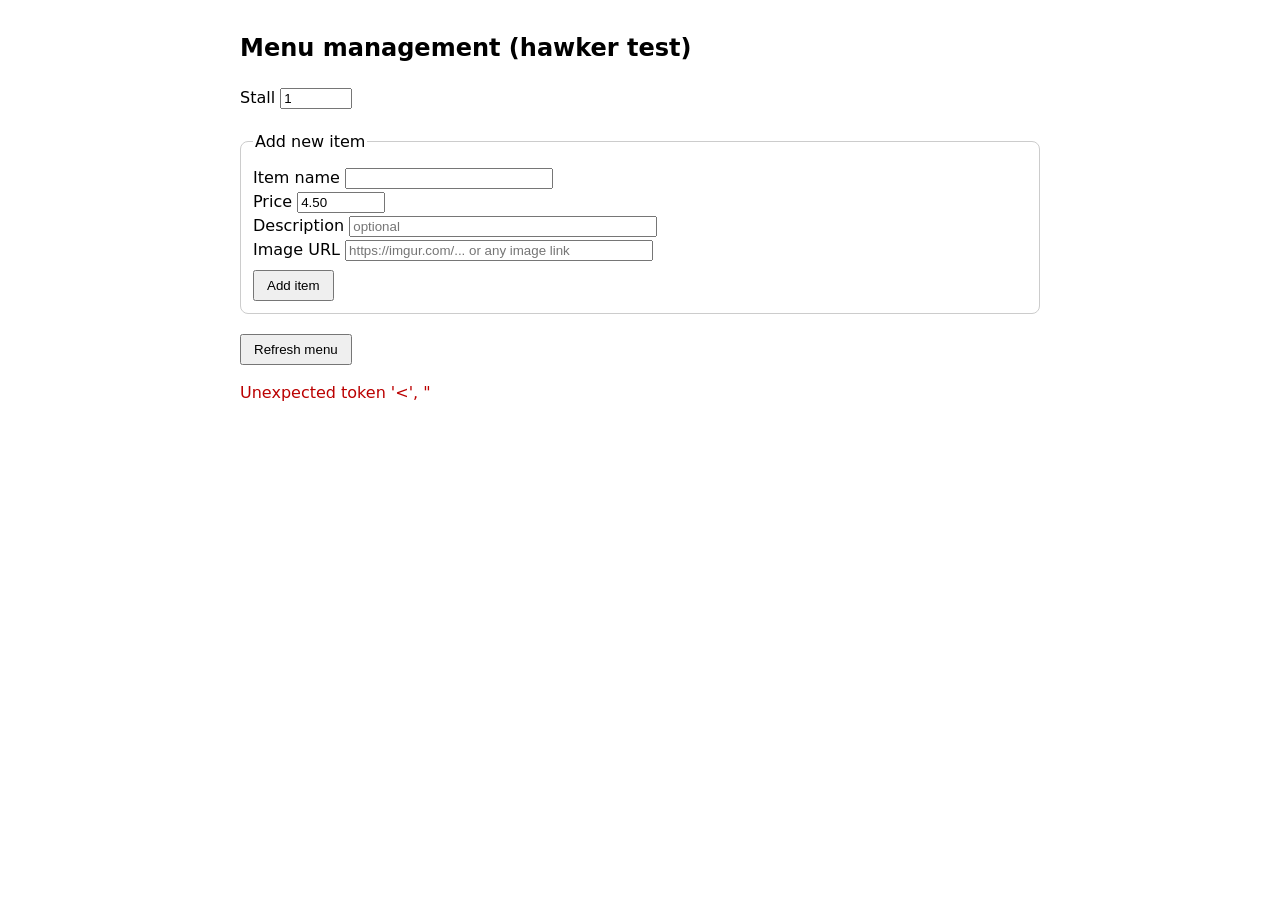
<file: test_menu_hawker.html>
<!doctype html>
<html lang="en">
<head><meta charset="utf-8"><title>Menu management (hawker)</title></head>
<body style="font-family:system-ui,Arial,sans-serif;max-width:800px;margin:30px auto;line-height:1.5">
  <h2>Menu management (hawker test)</h2>
  <p>Stall <input id="sid" type="number" value="1" style="width:64px"></p>

  <fieldset style="margin:20px 0;padding:12px;border:1px solid #ccc;border-radius:8px">
    <legend>Add new item</legend>
    <div>Item name <input id="addName" type="text" style="width:200px"></div>
    <div>Price <input id="addPrice" type="number" step="0.01" value="4.50" style="width:80px"></div>
    <div>Description <input id="addDesc" type="text" style="width:300px" placeholder="optional"></div>
    <div>Image URL <input id="addImg" type="text" style="width:300px" placeholder="https://imgur.com/... or any image link"></div>
    <div style="margin-top:8px"><button id="addBtn" style="padding:6px 12px;cursor:pointer">Add item</button></div>
  </fieldset>

  <div style="display:flex;gap:12px;margin:16px 0">
    <button id="refresh" style="padding:6px 12px;cursor:pointer">Refresh menu</button>
  </div>

  <div id="menu"></div>

  <script>
    const menu = document.getElementById('menu');
    const sid = () => document.getElementById('sid').value;
    
    async function load() {
      try {
        const res = await fetch(`api/get_menu_items.php?stall_id=${sid()}`);
        const data = await res.json();
        if (!data.ok) { menu.innerHTML = '<p style="color:#b00">' + data.error + '</p>'; return; }
        menu.innerHTML = data.items.map(item => `<div style="border:1px solid #ddd;padding:12px;margin:12px 0;border-radius:6px;display:flex;gap:12px">
          ${item.image_url ? `<img src="${item.image_url}" style="width:120px;height:120px;object-fit:cover;border-radius:4px;flex-shrink:0">` : `<div style="width:120px;height:120px;background:#e0e0e0;border-radius:4px;display:flex;align-items:center;justify-content:center;color:#999;flex-shrink:0;font-size:12px">No image</div>`}
          <div style="flex:1">
            <div style="display:flex;justify-content:space-between;align-items:start">
              <div>
                <b style="font-size:16px">${item.item_name}</b><br>
                <span style="color:#666;font-size:13px">${item.description || '(no description)'}</span><br>
                <span style="font-size:18px;font-weight:bold;color:#090">$${item.base_price}</span>
              </div>
              <div style="text-align:right">
                <button onclick="toggle(${item.item_id})" style="padding:6px 10px;cursor:pointer;margin:2px;font-size:13px;${item.availability ? 'background:#090;color:white' : 'background:#ddd'}">
                  ${item.availability ? '✓ Available' : '✗ Sold out'}
                </button>
                <br>
                <button onclick="editItem(${item.item_id})" style="padding:4px 8px;cursor:pointer;margin:2px;font-size:12px">Edit</button>
                <button onclick="deleteItem(${item.item_id})" style="padding:4px 8px;cursor:pointer;margin:2px;font-size:12px;color:#b00">Delete</button>
              </div>
            </div>
          </div>
        </div>`).join('') || '<p style="color:#666">No items yet. Add one above.</p>';
      } catch (e) { menu.innerHTML = '<p style="color:#b00">' + e.message + '</p>'; }
    }

    async function toggle(itemId) {
      await fetch('api/toggle_item_availability.php', {
        method: 'POST', headers: { 'Content-Type': 'application/json' },
        body: JSON.stringify({ item_id: itemId })
      });
      load();
    }

    async function deleteItem(itemId) {
      if (!confirm('Delete this item?')) return;
      await fetch('api/delete_menu_item.php', {
        method: 'POST', headers: { 'Content-Type': 'application/json' },
        body: JSON.stringify({ item_id: itemId })
      });
      load();
    }

    function editItem(itemId) {
      alert('Edit UI coming soon — for now, delete and re-add.');
    }

    document.getElementById('addBtn').onclick = async () => {
      const name = document.getElementById('addName').value.trim();
      const price = parseFloat(document.getElementById('addPrice').value);
      const desc = document.getElementById('addDesc').value.trim();
      const img = document.getElementById('addImg').value.trim();
      if (!name || !price) { alert('Name and price required'); return; }
      await fetch('api/add_menu_item.php', {
        method: 'POST', headers: { 'Content-Type': 'application/json' },
        body: JSON.stringify({ stall_id: Number(sid()), item_name: name, base_price: price, description: desc, image_url: img })
      });
      document.getElementById('addName').value = '';
      document.getElementById('addPrice').value = '4.50';
      document.getElementById('addDesc').value = '';
      document.getElementById('addImg').value = '';
      load();
    };

    document.getElementById('refresh').onclick = load;
    load();
  </script>
</body>
</html>
</file>
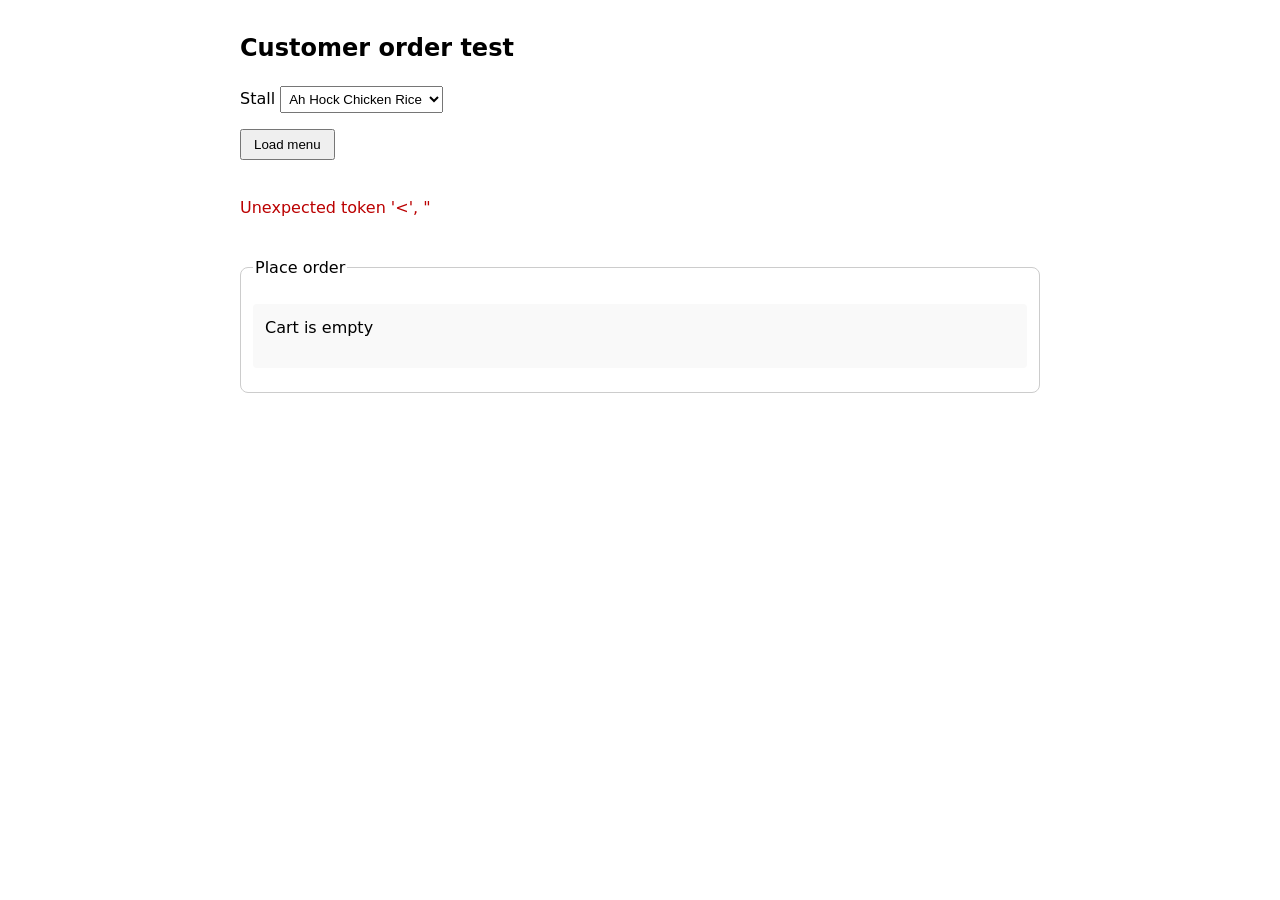
<file: test_order.html>
<!doctype html>
<html lang="en">
<head><meta charset="utf-8"><title>Customer order (test)</title></head>
<body style="font-family:system-ui,Arial,sans-serif;max-width:800px;margin:30px auto;line-height:1.5">
  <h2>Customer order test</h2>
  <p>Stall <select id="stall" style="padding:4px"><option value="1">Ah Hock Chicken Rice</option></select></p>

  <div style="display:flex;gap:12px;margin:16px 0">
    <button id="refresh" style="padding:6px 12px;cursor:pointer">Load menu</button>
  </div>

  <div id="menu" style="display:grid;grid-template-columns:repeat(auto-fill,minmax(240px,1fr));gap:12px;margin:20px 0"></div>

  <fieldset style="margin:20px 0;padding:12px;border:1px solid #ccc;border-radius:8px">
    <legend>Place order</legend>
    <div id="cart" style="background:#f9f9f9;padding:12px;margin:12px 0;border-radius:4px;min-height:40px">Cart is empty</div>
    <button id="checkout" style="padding:8px 16px;cursor:pointer;font-size:14px;background:#090;color:white;border:0;border-radius:4px;display:none">Proceed to checkout</button>
  </fieldset>

  <script>
    const stall = document.getElementById('stall');
    const menu = document.getElementById('menu');
    const cart = {};
    
    function updateCart() {
      const items = Object.entries(cart).map(([id, q]) => `<div style="display:flex;justify-content:space-between;align-items:center;padding:6px;border-bottom:1px solid #eee">
        <span>${q.name} x${q.qty}</span>
        <span style="color:#090;font-weight:bold">$${(q.price * q.qty).toFixed(2)}</span>
        <button onclick="removeItem(${id})" style="padding:2px 6px;font-size:12px;cursor:pointer">Remove</button>
      </div>`).join('');
      const total = Object.values(cart).reduce((sum, q) => sum + (q.price * q.qty), 0);
      document.getElementById('cart').innerHTML = items ? items + `<div style="margin-top:12px;border-top:2px solid #ddd;padding-top:8px;text-align:right"><b>Total: $${total.toFixed(2)}</b></div>` : 'Cart is empty';
      document.getElementById('checkout').style.display = Object.keys(cart).length ? 'block' : 'none';
    }

    async function load() {
      try {
        const res = await fetch(`api/get_menu_items.php?stall_id=${stall.value}`);
        const data = await res.json();
        if (!data.ok) { menu.innerHTML = '<p style="color:#b00">' + data.error + '</p>'; return; }
        menu.innerHTML = data.items.filter(i => i.availability).map(item => `<div style="border:1px solid #ddd;border-radius:8px;overflow:hidden;background:white;box-shadow:0 2px 4px rgba(0,0,0,0.1)">
          ${item.image_url ? `<img src="${item.image_url}" style="width:100%;height:160px;object-fit:cover">` : `<div style="width:100%;height:160px;background:#e0e0e0;display:flex;align-items:center;justify-content:center;color:#999">No image</div>`}
          <div style="padding:12px">
            <b style="font-size:15px;display:block">${item.item_name}</b>
            <span style="color:#666;font-size:12px">${item.description || ''}</span>
            <div style="display:flex;justify-content:space-between;align-items:center;margin-top:8px">
              <span style="font-size:16px;font-weight:bold;color:#090">$${item.base_price}</span>
              <button onclick="addToCart(${item.item_id}, '${item.item_name}', ${item.base_price})" style="padding:6px 12px;cursor:pointer;background:#090;color:white;border:0;border-radius:4px;font-size:13px">Add</button>
            </div>
          </div>
        </div>`).join('');
      } catch (e) { menu.innerHTML = '<p style="color:#b00">' + e.message + '</p>'; }
    }

    function addToCart(itemId, name, price) {
      if (cart[itemId]) cart[itemId].qty++;
      else cart[itemId] = { name, price, qty: 1 };
      updateCart();
    }

    function removeItem(itemId) {
      delete cart[itemId];
      updateCart();
    }

    document.getElementById('checkout').onclick = async () => {
      const items = Object.entries(cart).map(([id, q]) => ({ item_id: Number(id), quantity: q.qty }));
      const total = Object.values(cart).reduce((sum, q) => sum + (q.price * q.qty), 0);
      try {
        const res = await fetch('api/create_order.php', {
          method: 'POST', headers: { 'Content-Type': 'application/json' },
          body: JSON.stringify({ stall_id: Number(stall.value), items, total_amount: total })
        });
        const data = await res.json();
        if (data.ok) {
          alert(`Order placed!\nQueue: ${data.queue_number}\nVerification: ${data.verification_code}`);
          Object.keys(cart).forEach(id => delete cart[id]);
          updateCart();
        } else alert('Error: ' + data.error);
      } catch (e) { alert('Error: ' + e.message); }
    };

    document.getElementById('refresh').onclick = load;
    stall.onchange = load;
    load();
  </script>
</body>
</html>
</file>
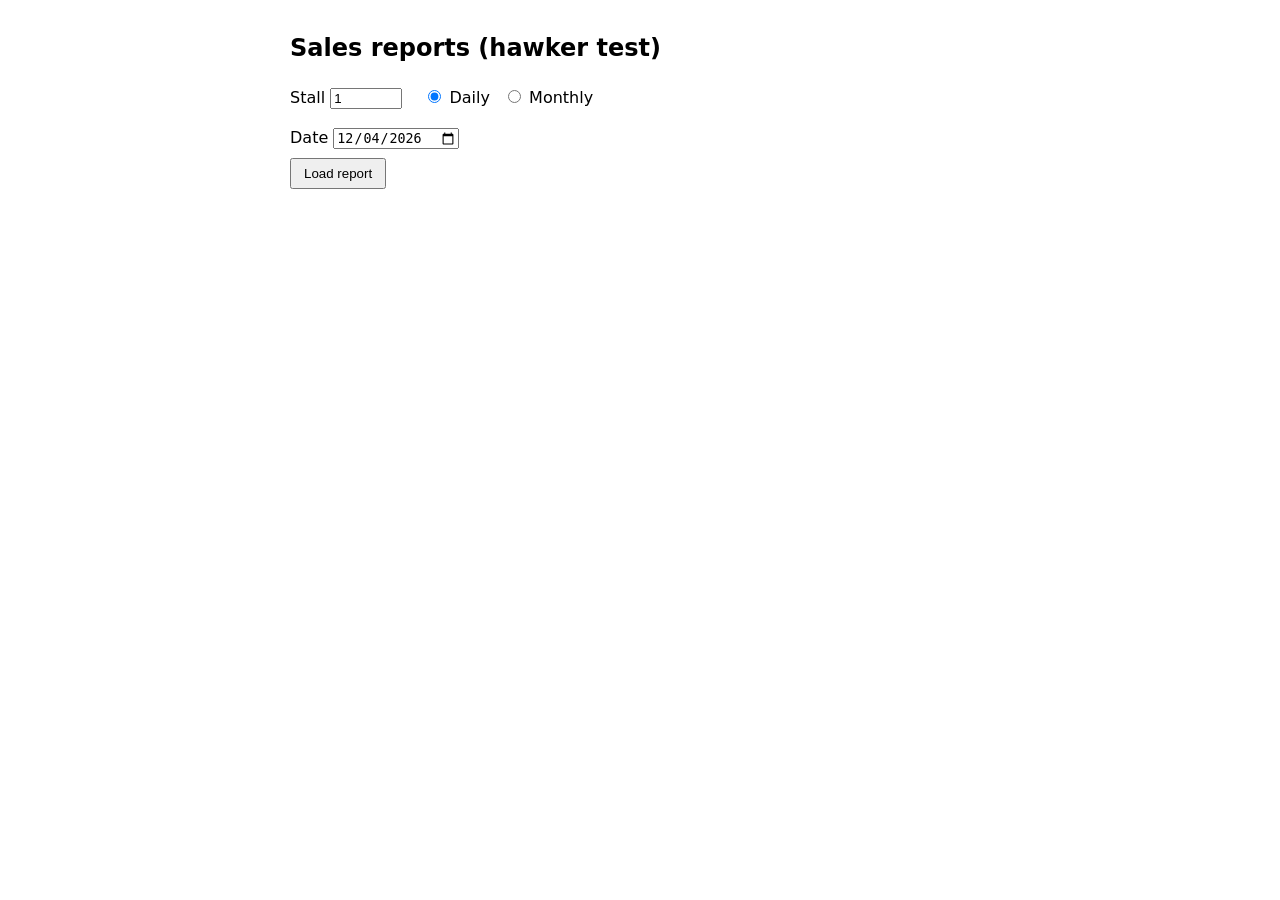
<file: test_sales_report.html>
<!doctype html>
<html lang="en">
<head><meta charset="utf-8"><title>Sales reports (hawker)</title></head>
<body style="font-family:system-ui,Arial,sans-serif;max-width:700px;margin:30px auto;line-height:1.5">
  <h2>Sales reports (hawker test)</h2>
  <p>Stall <input id="sid" type="number" value="1" style="width:64px">
     <label style="margin-left:16px"><input id="daily" type="radio" name="period" checked> Daily</label>
     <label style="margin-left:8px"><input id="monthly" type="radio" name="period"> Monthly</label>
  </p>

  <div id="controls"></div>
  <button id="go" style="padding:6px 12px;cursor:pointer;margin:8px 0">Load report</button>
  <div id="report"></div>

  <script>
    const report = document.getElementById('report');
    const sid = () => document.getElementById('sid').value;
    const controls = document.getElementById('controls');
    const daily = document.getElementById('daily');
    const monthly = document.getElementById('monthly');

    function updateControls() {
      if (daily.checked) {
        controls.innerHTML = `Date <input id="date" type="date" value="${new Date().toISOString().split('T')[0]}">`;
      } else {
        const now = new Date();
        controls.innerHTML = `Year <input id="year" type="number" value="${now.getFullYear()}" style="width:70px">
          Month <input id="month" type="number" min="1" max="12" value="${now.getMonth()+1}" style="width:50px">`;
      }
    }

    async function load() {
      try {
        let res, data;
        if (daily.checked) {
          const date = document.getElementById('date').value;
          res = await fetch(`api/daily_sales.php?stall_id=${sid()}&date=${date}`);
          data = await res.json();
          if (!data.ok) { report.innerHTML = '<p style="color:#b00">'+data.error+'</p>'; return; }
          report.innerHTML = `<div style="background:#f9f9f9;padding:16px;border-radius:8px">
            <h3>${data.date}</h3>
            <p><b>Total orders:</b> ${data.summary.total_orders} | <b>Revenue:</b> $${data.summary.total_revenue.toFixed(2)}</p>
            <p><span style="color:#090">${data.summary.collected} collected</span> &middot;
               <span style="color:#f90">${data.summary.pending} pending</span> &middot;
               <span style="color:#999">${data.summary.cancelled} cancelled</span></p>
            <h4>By item</h4>
            <table style="width:100%;border-collapse:collapse">
              <tr style="border-bottom:1px solid #ddd"><th style="text-align:left">Item</th><th>Qty</th><th>Revenue</th></tr>
              ${data.by_item.map(i => `<tr style="border-bottom:1px solid #eee">
                <td>${i.item_name}</td><td style="text-align:center">${i.total_qty}</td><td style="text-align:right">$${i.total_revenue.toFixed(2)}</td>
              </tr>`).join('')}
            </table>
          </div>`;
        } else {
          const year = document.getElementById('year').value;
          const month = document.getElementById('month').value;
          res = await fetch(`api/monthly_sales.php?stall_id=${sid()}&year=${year}&month=${month}`);
          data = await res.json();
          if (!data.ok) { report.innerHTML = '<p style="color:#b00">'+data.error+'</p>'; return; }
          report.innerHTML = `<div style="background:#f9f9f9;padding:16px;border-radius:8px">
            <h3>${data.month}/${data.year}</h3>
            <p><b>Total orders:</b> ${data.summary.total_orders} | <b>Revenue:</b> $${data.summary.total_revenue.toFixed(2)}</p>
            <p><span style="color:#090">${data.summary.collected} collected</span> &middot; <span style="color:#999">${data.summary.cancelled} cancelled</span></p>
            <h4>By day (top 10)</h4>
            ${data.by_day.slice(0,10).map(d => `<div style="display:flex;justify-content:space-between;padding:6px;border-bottom:1px solid #eee">
              <b>${d.day}</b> <span>${d.orders} orders, $${d.revenue.toFixed(2)}</span>
            </div>`).join('')}
            <h4>By item</h4>
            <table style="width:100%;border-collapse:collapse">
              <tr style="border-bottom:1px solid #ddd"><th style="text-align:left">Item</th><th>Qty</th><th>Revenue</th></tr>
              ${data.by_item.map(i => `<tr style="border-bottom:1px solid #eee">
                <td>${i.item_name}</td><td style="text-align:center">${i.total_qty}</td><td style="text-align:right">$${i.total_revenue.toFixed(2)}</td>
              </tr>`).join('')}
            </table>
          </div>`;
        }
      } catch (e) { report.innerHTML = '<p style="color:#b00">' + e.message + '</p>'; }
    }

    daily.onchange = monthly.onchange = updateControls;
    document.getElementById('go').onclick = load;
    updateControls();
  </script>
</body>
</html>
</file>
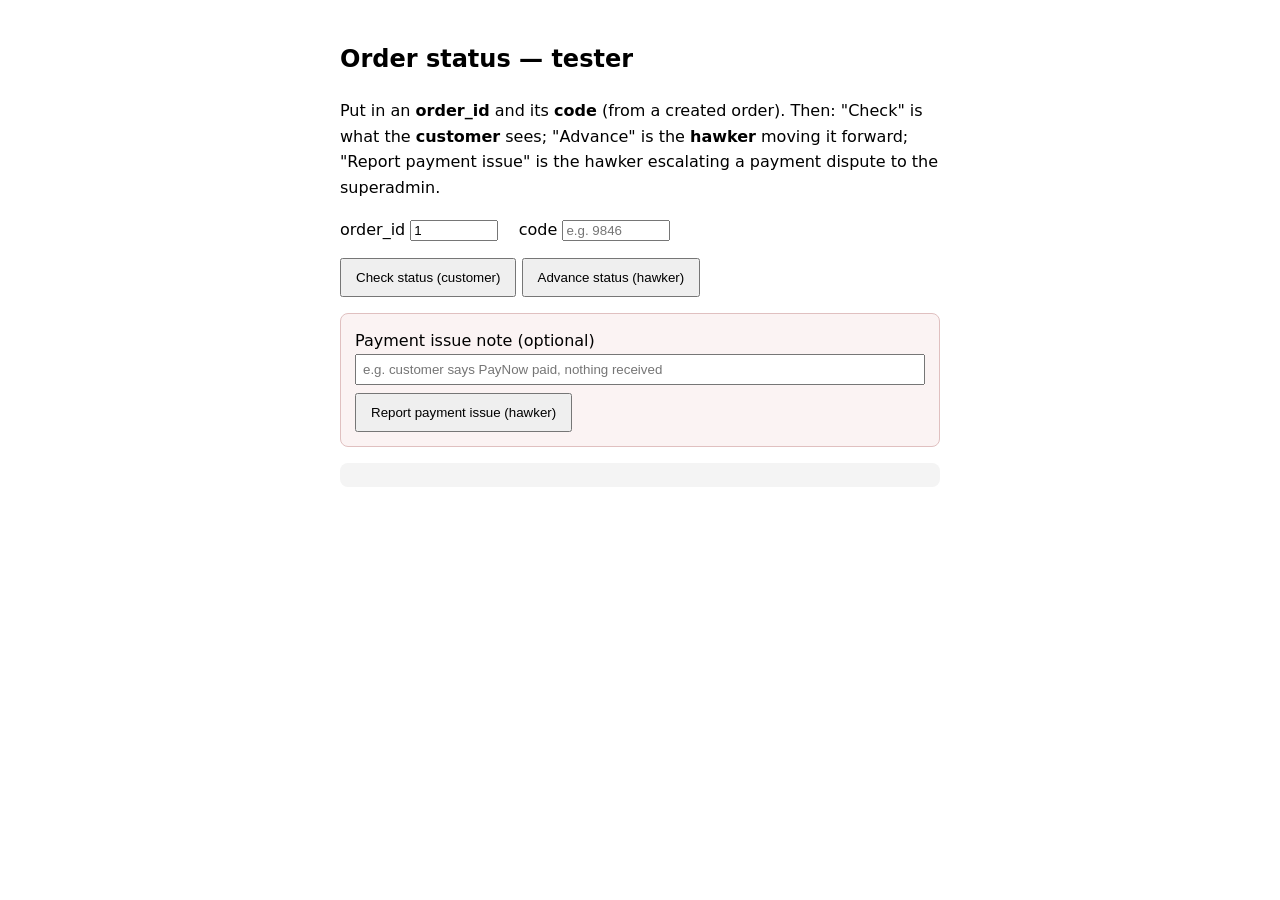
<file: test_status.html>
<!doctype html>
<html lang="en">
<head><meta charset="utf-8"><title>Order status tester</title></head>
<body style="font-family:system-ui,Arial,sans-serif;max-width:600px;margin:40px auto;line-height:1.6">
  <h2>Order status &mdash; tester</h2>
  <p>Put in an <b>order_id</b> and its <b>code</b> (from a created order). Then:
     "Check" is what the <b>customer</b> sees; "Advance" is the <b>hawker</b> moving it forward;
     "Report payment issue" is the hawker escalating a payment dispute to the superadmin.</p>
  <label>order_id <input id="oid" type="number" value="1" style="width:80px"></label>
  &nbsp;&nbsp;
  <label>code <input id="code" type="text" placeholder="e.g. 9846" style="width:100px"></label>
  <div style="margin:16px 0">
    <button id="check"   style="padding:10px 14px;cursor:pointer">Check status (customer)</button>
    <button id="advance" style="padding:10px 14px;cursor:pointer">Advance status (hawker)</button>
  </div>

  <div style="margin:16px 0;padding:14px;border:1px solid #e0c0c0;border-radius:8px;background:#fbf3f3">
    <label style="display:block;margin-bottom:8px">
      Payment issue note (optional)<br>
      <input id="note" type="text" placeholder="e.g. customer says PayNow paid, nothing received"
             style="width:100%;padding:6px;box-sizing:border-box">
    </label>
    <button id="report" style="padding:10px 14px;cursor:pointer">Report payment issue (hawker)</button>
  </div>

  <pre id="out" style="background:#f4f4f4;padding:12px;border-radius:8px;white-space:pre-wrap"></pre>
  <script>
    const out  = document.getElementById('out');
    const oid  = () => document.getElementById('oid').value;
    const code = () => document.getElementById('code').value;
    const note = () => document.getElementById('note').value;
    document.getElementById('check').onclick = async () => {
      out.textContent = 'Checking...';
      try {
        const res = await fetch(`api/get_order_status.php?order_id=${oid()}&code=${encodeURIComponent(code())}`);
        out.textContent = JSON.stringify(await res.json(), null, 2);
      } catch (e) { out.textContent = 'Error: ' + e.message; }
    };
    document.getElementById('advance').onclick = async () => {
      out.textContent = 'Advancing...';
      try {
        const res = await fetch('api/update_order_status.php', {
          method: 'POST', headers: { 'Content-Type': 'application/json' },
          body: JSON.stringify({ order_id: Number(oid()), action: 'advance' })
        });
        out.textContent = JSON.stringify(await res.json(), null, 2);
      } catch (e) { out.textContent = 'Error: ' + e.message; }
    };
    document.getElementById('report').onclick = async () => {
      out.textContent = 'Reporting payment issue...';
      try {
        const res = await fetch('api/report_payment_issue.php', {
          method: 'POST', headers: { 'Content-Type': 'application/json' },
          body: JSON.stringify({ order_id: Number(oid()), note: note() })
        });
        out.textContent = JSON.stringify(await res.json(), null, 2);
      } catch (e) { out.textContent = 'Error: ' + e.message; }
    };
  </script>
</body>
</html>
</file>
